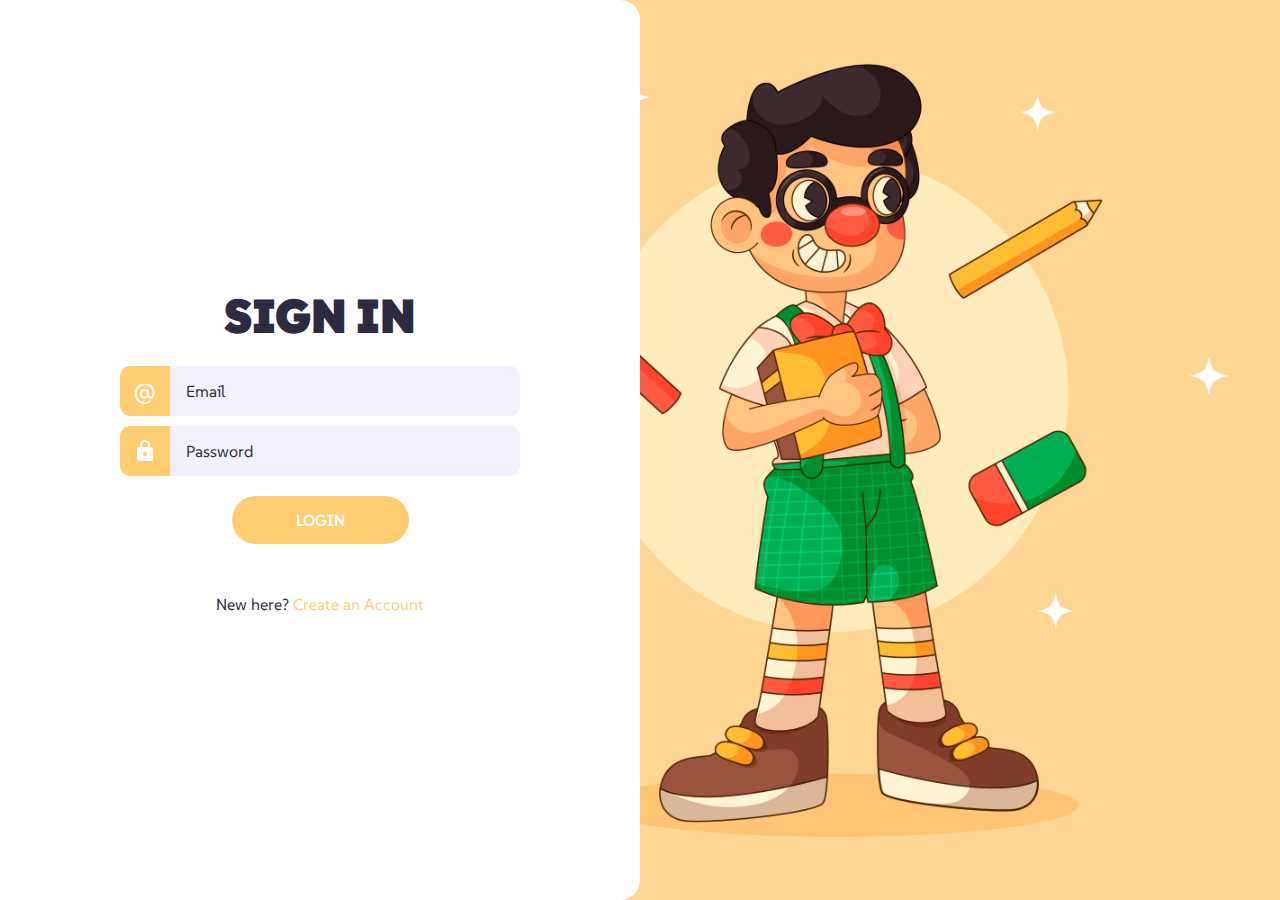
<file: public/login.html>
<!-- public/login.html -->
<!DOCTYPE html>
<html lang="en">
<head>
  <meta charset="UTF-8">
  <meta name="viewport" content="width=device-width, initial-scale=1">
  <link rel="icon" type="image/x-icon" href="/image/Lumina.ico">
  <title>Lumina - Login</title>
  <link rel="stylesheet" href="login.css">
  <script src="validation.js" defer></script>
</head>
<body>
  <div class="wrapper">
    <h1>Sign In</h1>
    <p id="error-message" style="color: red;"></p>
    <form id="form" action="/login" method="POST">
      <div>
        <label for="email-input">
          <span>@</span>
        </label>
        <input type="email" name="email" id="email-input" placeholder="Email" required>
      </div>
      <div>
        <label for="password-input">
          <svg xmlns="http://www.w3.org/2000/svg" height="24" viewBox="0 -960 960 960" width="24"><path d="M240-80q-33 0-56.5-23.5T160-160v-400q0-33 23.5-56.5T240-640h40v-80q0-83 58.5-141.5T480-920q83 0 141.5 58.5T680-720v80h40q33 0 56.5 23.5T800-560v400q0 33-23.5 56.5T720-80H240Zm240-200q33 0 56.5-23.5T560-360q0-33-23.5-56.5T480-440q-33 0-56.5 23.5T400-360q0 33 23.5 56.5T480-280ZM360-640h240v-80q0-50-35-85t-85-35q-50 0-85 35t-35 85v80Z"/></svg>
        </label>
        <input type="password" name="password" id="password-input" placeholder="Password" required>
      </div>
      <button type="submit">Login</button>
    </form>
    <p>New here? <a href="signup.html">Create an Account</a></p>
  </div>
  <div class="car">
  </div>
</body>
</html>
</file>
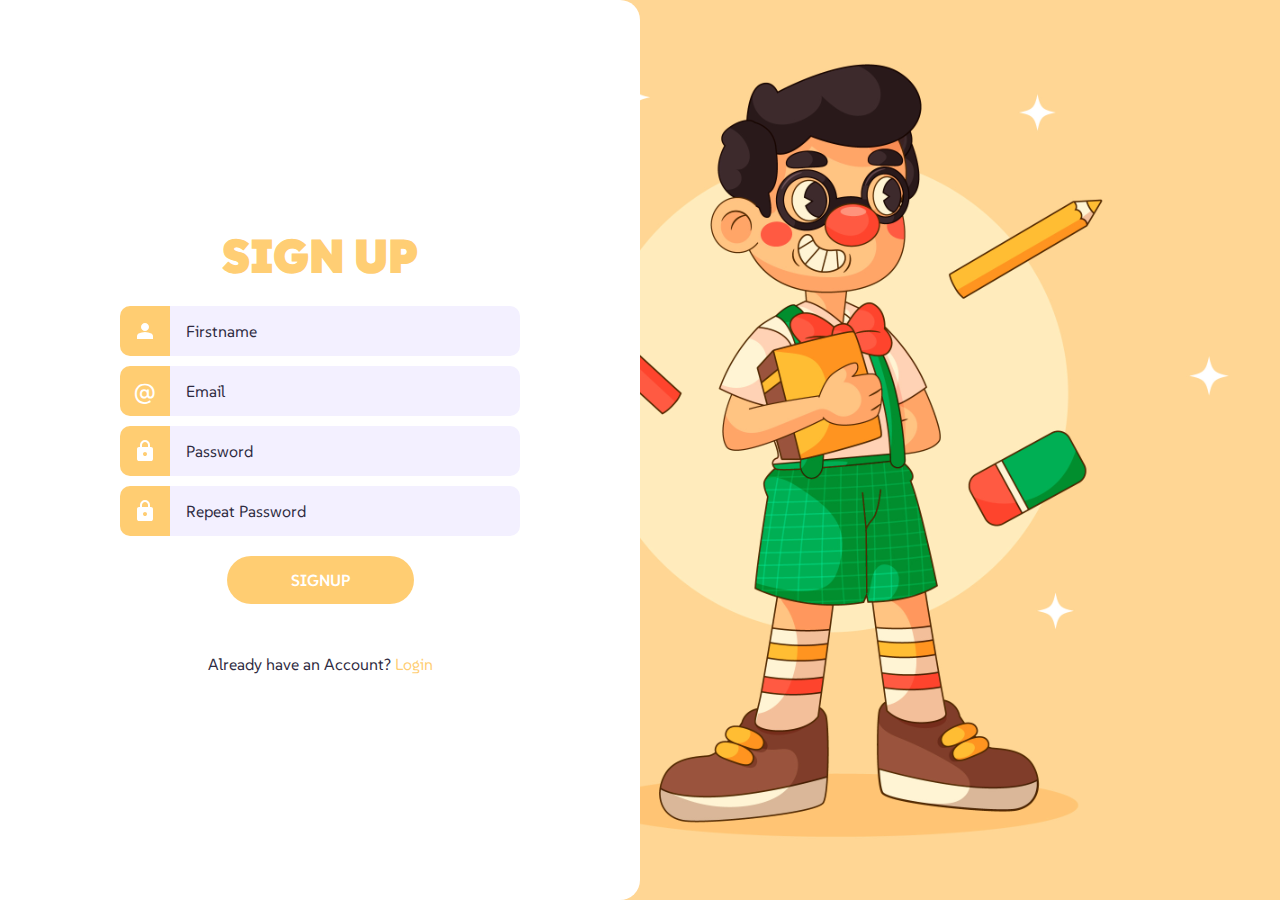
<file: public/signup.html>
<!-- public/signup.html -->
<!DOCTYPE html>
<html lang="en">
<head>
  <meta charset="UTF-8">
  <meta name="viewport" content="width=device-width, initial-scale=1">
  <link rel="icon" type="image/x-icon" href="/image/Lumina.ico">
  <title>Lumina - Signup</title>
  <link rel="stylesheet" href="login.css">
  <script src="validation.js" defer></script>
</head>
<body>
  <div class="wrapper">
    <h1 class="hit">Sign up</h1>
    <p id="error-message" style="color: red;"></p>
    <form id="form" action="/signup" method="POST">
      <div>
        <label for="firstname-input">
          <svg xmlns="http://www.w3.org/2000/svg" height="24" viewBox="0 -960 960 960" width="24"><path d="M480-480q-66 0-113-47t-47-113q0-66 47-113t113-47q66 0 113 47t47 113q0 66-47 113t-113 47ZM160-160v-112q0-34 17.5-62.5T224-378q62-31 126-46.5T480-440q66 0 130 15.5T736-378q29 15 46.5 43.5T800-272v112H160Z"/></svg>
        </label>
        <input type="text" name="firstname" id="firstname-input" placeholder="Firstname" required>
      </div>
      <div>
        <label for="email-input">
          <span>@</span>
        </label>
        <input type="email" name="email" id="email-input" placeholder="Email" required>
      </div>
      <div>
        <label for="password-input">
          <svg xmlns="http://www.w3.org/2000/svg" height="24" viewBox="0 -960 960 960" width="24"><path d="M240-80q-33 0-56.5-23.5T160-160v-400q0-33 23.5-56.5T240-640h40v-80q0-83 58.5-141.5T480-920q83 0 141.5 58.5T680-720v80h40q33 0 56.5 23.5T800-560v400q0 33-23.5 56.5T720-80H240Zm240-200q33 0 56.5-23.5T560-360q0-33-23.5-56.5T480-440q-33 0-56.5 23.5T400-360q0 33 23.5 56.5T480-280ZM360-640h240v-80q0-50-35-85t-85-35q-50 0-85 35t-35 85v80Z"/></svg>
        </label>
        <input type="password" name="password" id="password-input" placeholder="Password" required>
      </div>
      <div>
        <label for="repeat-password-input">
          <svg xmlns="http://www.w3.org/2000/svg" height="24" viewBox="0 -960 960 960" width="24"><path d="M240-80q-33 0-56.5-23.5T160-160v-400q0-33 23.5-56.5T240-640h40v-80q0-83 58.5-141.5T480-920q83 0 141.5 58.5T680-720v80h40q33 0 56.5 23.5T800-560v400q0 33-23.5 56.5T720-80H240Zm240-200q33 0 56.5-23.5T560-360q0-33-23.5-56.5T480-440q-33 0-56.5 23.5T400-360q0 33 23.5 56.5T480-280ZM360-640h240v-80q0-50-35-85t-85-35q-50 0-85 35t-35 85v80Z"/></svg>
        </label>
        <input type="password" name="repeat-password" id="repeat-password-input" placeholder="Repeat Password" required>
      </div>
      <button type="submit">Signup</button>
    </form>
    <p>Already have an Account? <a href="login.html">Login</a></p>
  </div>
</body>
</html>
</file>
<file: public/login.css>
@import url('https://fonts.googleapis.com/css2?family=SUSE:wght@100..800&display=swap');
:root{
  --accent-color: rgba(255, 203, 107, 0.952);
  --base-color: white;
  --text-color: #2E2B41;
  --input-color: #F3F0FF;
}
.hit{
  color: rgba(255, 203, 107, 0.952);
}
*{
  margin: 0;
  padding: 0;
}
html{
  font-family: SUSE , Georgia, 'Times New Roman', Times, serif;
  font-size: 12pt;
  color: var(--text-color);
  text-align: center;
}
body{
  min-height: 100vh;
  background-image: url(../image/10299985.jpg);
  background-size: contain;
  background-position: right;
  overflow: hidden;
}
.car{
    height: auto;
    width: 50%;
    background-image: url(../image/10299985.jpg);
    background-size: contain;

}
.wrapper{
  box-sizing: border-box;
  background-color: var(--base-color);
  height: 100vh;
  width: max(50%, 600px);
  padding: 10px;
  border-radius: 0 20px 20px 0;
  display: flex;
  flex-direction: column;
  align-items: center;
  justify-content: center;
}
h1{
  font-size: 3rem;
  font-weight: 900;
  text-transform: uppercase;
}
form{
  width: min(400px, 100%);
  margin-top: 20px;
  margin-bottom: 50px;
  display: flex;
  flex-direction: column;
  align-items: center;
  gap: 10px;
}
form > div{
  width: 100%;
  display: flex;
  justify-content: center;
}
form label{
  flex-shrink: 0;
  height: 50px;
  width: 50px;
  background-color: var(--accent-color);
  fill: var(--base-color);
  color: var(--base-color);
  border-radius: 10px 0 0 10px;
  display: flex;
  justify-content: center;
  align-items: center;
  font-size: 1.5rem;
  font-weight: 500;
}
form input{
  box-sizing: border-box;
  flex-grow: 1;
  min-width: 0;
  height: 50px;
  padding: 1em;
  font: inherit;
  border-radius: 0 10px 10px 0;
  border: 2px solid var(--input-color);
  border-left: none;
  background-color: var(--input-color);
  transition: 150ms ease;
}
form input:hover{
  border-color: var(--accent-color);
}
form input:focus{
  outline: none;
  border-color: var(--text-color);
}
div:has(input:focus) > label{
  background-color: var(--text-color);
}
form input::placeholder{
  color: var(--text-color);
}
form button{
  margin-top: 10px;
  border: none;
  border-radius: 1000px;
  padding: .85em 4em;
  background-color: var(--accent-color);
  color: var(--base-color);
  font: inherit;
  font-weight: 600;
  text-transform: uppercase;
  cursor: pointer;
  transition: 150ms ease;
}
form button:hover{
  background-color: var(--text-color);
}
form button:focus{
  outline: none;
  background-color: var(--text-color);
}
a{
  text-decoration: none;
  color: var(--accent-color);
}
a:hover{
  text-decoration: underline;
}
@media(max-width: 1100px){
  .wrapper{
    width: min(600px, 100%);
    border-radius: 0;
  }
}
form div.incorrect label{
  background-color: #f06272;
}
form div.incorrect input{
  border-color: #f06272;
}
#error-message{
  color:#f06272;
}
</file>
